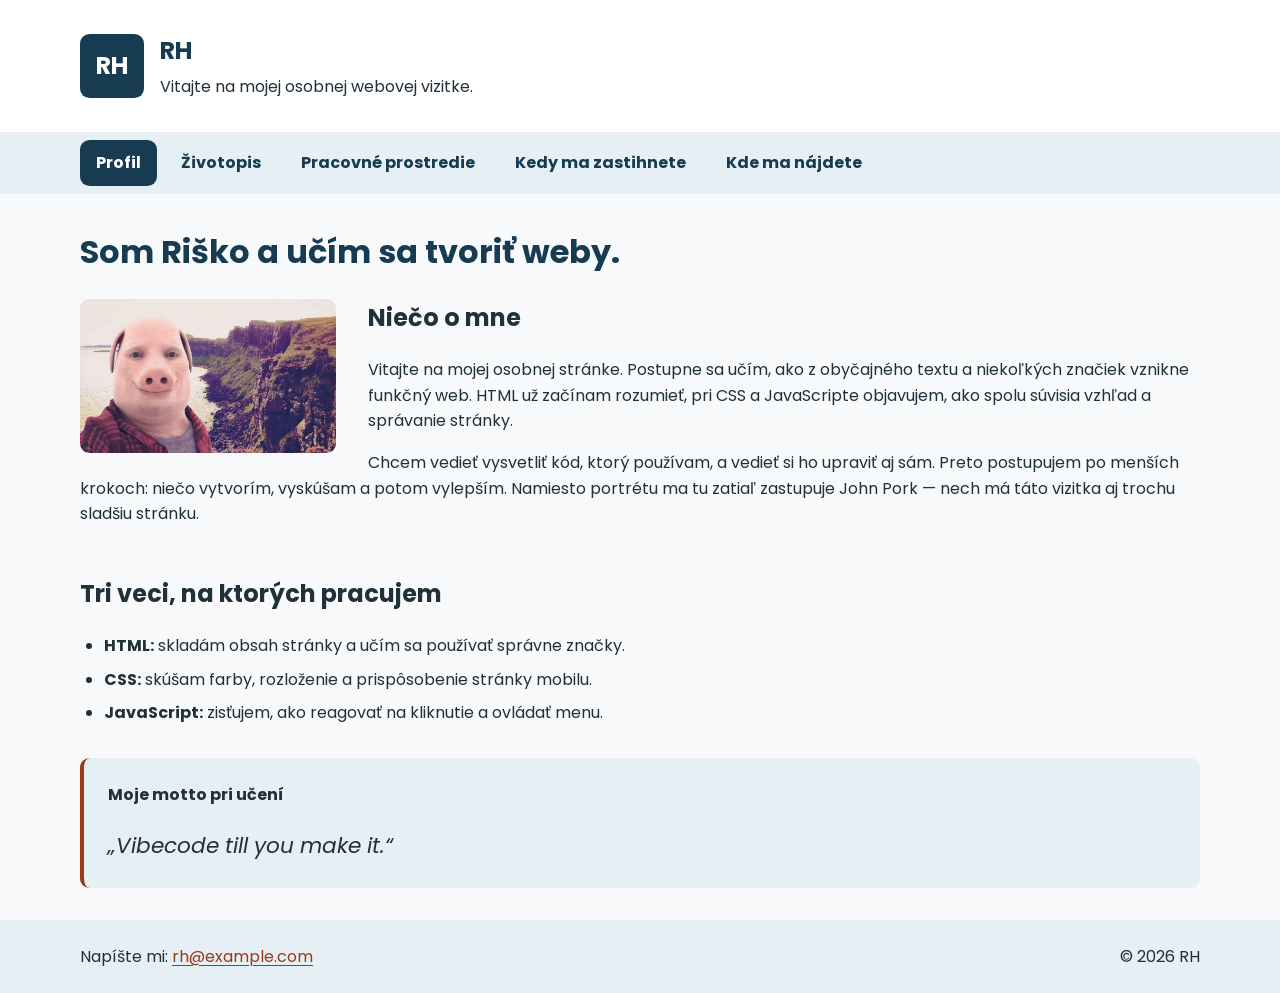
<file: html/index.html>
<!DOCTYPE html>
<html lang="sk">
<head>
    <meta charset="UTF-8">
    <meta name="viewport" content="width=device-width, initial-scale=1">
    <meta name="description" content="Som RH a učím sa tvoriť webové stránky pomocou HTML, CSS a JavaScriptu. Spoznajte môj profil a to, na čom pracujem.">
    <meta property="og:title" content="Profil | RH">
    <meta property="og:description" content="Som Riško a učím sa tvoriť weby pomocou HTML, CSS a JavaScriptu. Spoznajte moje zameranie a ciele.">
    <meta property="og:image" content="https://webte1.fei.stuba.sk/~xhelmeczy/img/John_pork_flag_oikee.png">
    <meta property="og:image:alt" content="John Pork ako môj profilový avatar">
    <meta property="og:type" content="website">
    <meta property="og:locale" content="sk_SK">
    <meta property="og:url" content="https://webte1.fei.stuba.sk/~xhelmeczy/index.html">
    <link rel="icon" href="favicon-rh.png" type="image/png" sizes="32x32">
    <title>Profil | RH</title>
    <link rel="stylesheet" href="css/styles.css">
    <script src="js/nav.js" defer></script>
</head>
<body>
    <a class="skip-link" href="#main-content">Preskočiť na obsah</a>

    <header class="site-header">
        <div class="container header-content">
            <a class="monogram" href="index.html" aria-label="RH - úvodná stránka">RH</a>
            <div>
                <p class="site-name">RH</p>
                <p class="site-slogan">Vitajte na mojej osobnej webovej vizitke.</p>
            </div>
        </div>
    </header>

    <nav class="site-nav" aria-label="Hlavná navigácia">
        <div class="container">
            <button class="menu-toggle" type="button" aria-controls="main-menu" aria-expanded="true" hidden>
                <span aria-hidden="true">☰</span> Menu
            </button>
            <ul class="nav-list" id="main-menu">
                <li><a class="nav-link" href="index.html" aria-current="page">Profil</a></li>
                <li><a class="nav-link" href="pages/cv.html">Životopis</a></li>
                <li><a class="nav-link" href="pages/workspace.html">Pracovné prostredie</a></li>
                <li><a class="nav-link" href="pages/schedule.html">Kedy ma zastihnete</a></li>
                <li><a class="nav-link" href="pages/map.html">Kde ma nájdete</a></li>
            </ul>
        </div>
    </nav>

    <main class="container page-content" id="main-content" tabindex="-1">
        <h1>Som Riško a učím sa tvoriť weby.</h1>

        <section class="profile-intro" aria-labelledby="about-heading">
            <img class="profile-image" src="img/John_pork_flag_oikee.png"
                 alt="Ilustrácia Johna Porka"
                 width="520" height="520" loading="lazy">
            <h2 id="about-heading">Niečo o mne</h2>
            <p>Vitajte na mojej osobnej stránke. Postupne sa učím, ako z obyčajného
                textu a niekoľkých značiek vznikne funkčný web. HTML už začínam rozumieť,
                pri CSS a JavaScripte objavujem, ako spolu súvisia vzhľad a správanie stránky.</p>
            <p>Chcem vedieť vysvetliť kód, ktorý používam, a vedieť si ho upraviť aj sám.
                Preto postupujem po menších krokoch: niečo vytvorím, vyskúšam a potom
                vylepším. Namiesto portrétu ma tu zatiaľ zastupuje John Pork —
                nech má táto vizitka aj trochu sladšiu stránku.</p>
        </section>

        <section class="profile-skills" aria-labelledby="skills-heading">
            <h2 id="skills-heading">Tri veci, na ktorých pracujem</h2>
            <ul>
                <li><strong>HTML:</strong> skladám obsah stránky a učím sa používať správne značky.</li>
                <li><strong>CSS:</strong> skúšam farby, rozloženie a prispôsobenie stránky mobilu.</li>
                <li><strong>JavaScript:</strong> zisťujem, ako reagovať na kliknutie a ovládať menu.</li>
            </ul>
        </section>

        <aside class="profile-motto" aria-labelledby="motto-heading">
            <h2 id="motto-heading">Moje motto pri učení</h2>
            <p>„Vibecode till you make it.“</p>
        </aside>
    </main>

    <footer class="site-footer">
        <div class="container footer-content">
            <address>
                Napíšte mi: <a href="mailto:rh@example.com">rh@example.com</a>
            </address>
            <p>© 2026 RH</p>
        </div>
    </footer>
</body>
</html>
</file>
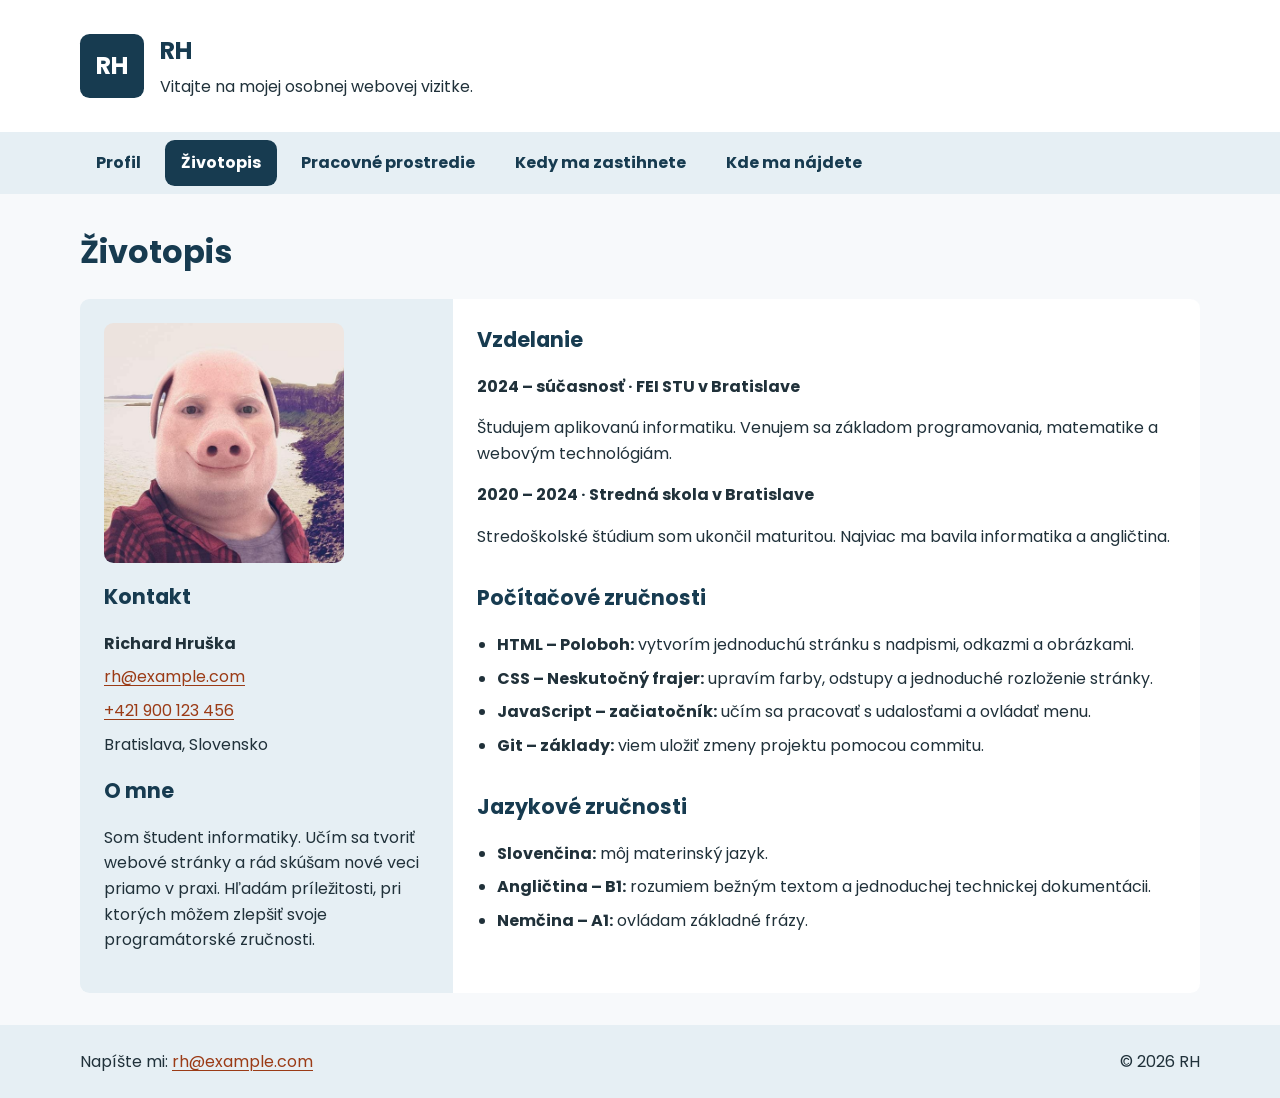
<file: html/pages/cv.html>
<!DOCTYPE html>
<html lang="sk">
<head>
    <meta charset="UTF-8">
    <meta name="viewport" content="width=device-width, initial-scale=1">
    <meta name="description" content="Moje vzdelanie a zručnosti.">
    <meta property="og:title" content="Životopis | RH">
    <meta property="og:description" content="Študujem aplikovanú informatiku na FEI STU. Pozrite si moje vzdelanie, počítačové a jazykové zručnosti.">
    <meta property="og:image" content="https://webte1.fei.stuba.sk/~xhelmeczy/img/John_pork_flag_oikee.png">
    <meta property="og:image:alt" content="John Pork ako môj profilový avatar">
    <meta property="og:type" content="website">
    <meta property="og:locale" content="sk_SK">
    <meta property="og:url" content="https://webte1.fei.stuba.sk/~xhelmeczy/pages/cv.html">
    <link rel="icon" href="../favicon-rh.png" type="image/png" sizes="32x32">
    <title>Životopis | RH</title>
    <link rel="stylesheet" href="../css/styles.css">
    <link rel="stylesheet" href="../css/print.css" media="print">
    <script src="../js/nav.js" defer></script>
</head>
<body>
    <a class="skip-link" href="#main-content">Preskočiť na obsah</a>

    <header class="site-header">
        <div class="container header-content">
            <a class="monogram" href="../index.html" aria-label="RH – úvodná stránka">RH</a>
            <div>
                <p class="site-name">RH</p>
                <p class="site-slogan">Vitajte na mojej osobnej webovej vizitke.</p>
            </div>
        </div>
    </header>

    <nav class="site-nav" aria-label="Hlavná navigácia">
        <div class="container">
            <button class="menu-toggle" type="button" aria-controls="main-menu" aria-expanded="true" hidden>
                <span aria-hidden="true">☰</span> Menu
            </button>
            <ul class="nav-list" id="main-menu">
                <li><a class="nav-link" href="../index.html">Profil</a></li>
                <li><a class="nav-link" href="../pages/cv.html" aria-current="page">Životopis</a></li>
                <li><a class="nav-link" href="../pages/workspace.html">Pracovné prostredie</a></li>
                <li><a class="nav-link" href="../pages/schedule.html">Kedy ma zastihnete</a></li>
                <li><a class="nav-link" href="../pages/map.html">Kde ma nájdete</a></li>
            </ul>
        </div>
    </nav>

    <main class="container page-content" id="main-content" tabindex="-1">
        <h1>Životopis</h1>
        <div class="cv-layout">
            <aside class="cv-sidebar" aria-labelledby="contact-heading">
                <img class="cv-image" src="../img/John_pork_flag_oikee.png"
                     alt="John Pork ako môj profilový avatar" width="240" height="240" loading="lazy">
                <h2 id="contact-heading">Kontakt</h2>
                <address>
                    <strong>Richard Hruška</strong>
                    <a href="mailto:rh@example.com">rh@example.com</a>
                    <a href="tel:+421900123456">+421 900 123 456</a>
                    <span>Bratislava, Slovensko</span>
                </address>
                <h2>O mne</h2>
                <p>Som študent informatiky. Učím sa tvoriť webové stránky a rád skúšam
                    nové veci priamo v praxi. Hľadám príležitosti, pri ktorých môžem
                    zlepšiť svoje programátorské zručnosti.</p>
            </aside>

            <div class="cv-details">
                <section aria-labelledby="education-heading">
                    <h2 id="education-heading">Vzdelanie</h2>
                    <h3>2024 – súčasnosť · FEI STU v Bratislave</h3>
                    <p>Študujem aplikovanú informatiku. Venujem sa základom programovania,
                        matematike a webovým technológiám.</p>
                    <h3>2020 – 2024 · Stredná skola v Bratislave</h3>
                    <p>Stredoškolské štúdium som ukončil maturitou. Najviac ma bavila
                        informatika a angličtina.</p>
                </section>

                <section aria-labelledby="computer-skills-heading">
                    <h2 id="computer-skills-heading">Počítačové zručnosti</h2>
                    <ul>
                        <li><strong>HTML – Poloboh:</strong> vytvorím jednoduchú stránku s nadpismi, odkazmi a obrázkami.</li>
                        <li><strong>CSS – Neskutočný frajer:</strong> upravím farby, odstupy a jednoduché rozloženie stránky.</li>
                        <li><strong>JavaScript – začiatočník:</strong> učím sa pracovať s udalosťami a ovládať menu.</li>
                        <li><strong>Git – základy:</strong> viem uložiť zmeny projektu pomocou commitu.</li>
                    </ul>
                </section>

                <section aria-labelledby="languages-heading">
                    <h2 id="languages-heading">Jazykové zručnosti</h2>
                    <ul>
                        <li><strong>Slovenčina:</strong> môj materinský jazyk.</li>
                        <li><strong>Angličtina – B1:</strong> rozumiem bežným textom a jednoduchej technickej dokumentácii.</li>
                        <li><strong>Nemčina – A1:</strong> ovládam základné frázy.</li>
                    </ul>
                </section>
            </div>
        </div>
    </main>

    <footer class="site-footer">
        <div class="container footer-content">
            <address>
                Napíšte mi: <a href="mailto:rh@example.com">rh@example.com</a>
            </address>
            <p>© 2026 RH</p>
        </div>
    </footer>
</body>
</html>
</file>
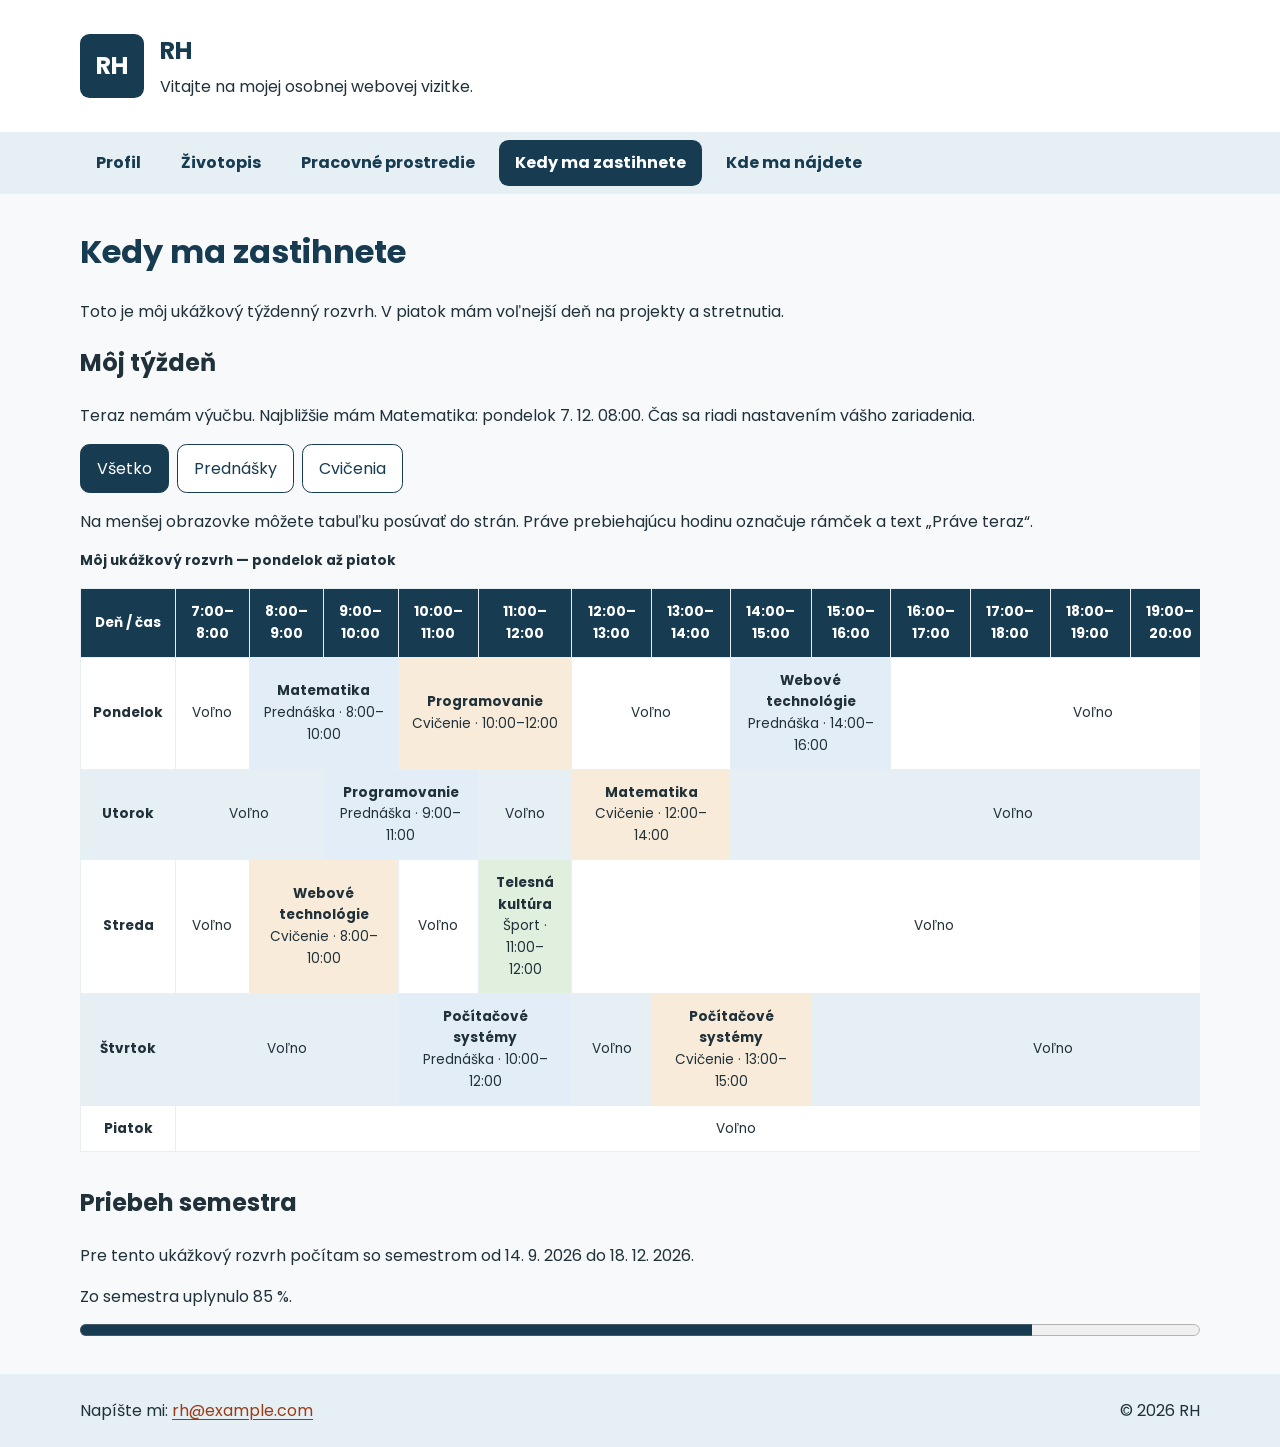
<file: html/pages/schedule.html>
<!DOCTYPE html>
<html lang="sk">
<head>
    <meta charset="UTF-8">
    <meta name="viewport" content="width=device-width, initial-scale=1">
    <meta name="description" content="Môj rozvrh a čas na stretnutie.">
    <meta property="og:title" content="Kedy ma zastihnete | RH">
    <meta property="og:description" content="Pozrite si môj týždenný rozvrh, najbližšiu výučbu a priebeh semestra. Zistite, kedy mám čas na stretnutie.">
    <meta property="og:image" content="https://webte1.fei.stuba.sk/~xhelmeczy/img/John_pork_flag_oikee.png">
    <meta property="og:image:alt" content="John Pork ako môj profilový avatar">
    <meta property="og:type" content="website">
    <meta property="og:locale" content="sk_SK">
    <meta property="og:url" content="https://webte1.fei.stuba.sk/~xhelmeczy/pages/schedule.html">
    <link rel="icon" href="../favicon-rh.png" type="image/png" sizes="32x32">
    <title>Kedy ma zastihnete | RH</title>
    <link rel="stylesheet" href="../css/styles.css">
    <script src="../js/nav.js" defer></script>
    <script src="../js/lessons.js" defer></script>
</head>
<body>
    <a class="skip-link" href="#main-content">Preskočiť na obsah</a>

    <header class="site-header">
        <div class="container header-content">
            <a class="monogram" href="../index.html" aria-label="RH – úvodná stránka">RH</a>
            <div>
                <p class="site-name">RH</p>
                <p class="site-slogan">Vitajte na mojej osobnej webovej vizitke.</p>
            </div>
        </div>
    </header>

    <nav class="site-nav" aria-label="Hlavná navigácia">
        <div class="container">
            <button class="menu-toggle" type="button" aria-controls="main-menu" aria-expanded="true" hidden>
                <span aria-hidden="true">☰</span> Menu
            </button>
            <ul class="nav-list" id="main-menu">
                <li><a class="nav-link" href="../index.html">Profil</a></li>
                <li><a class="nav-link" href="../pages/cv.html">Životopis</a></li>
                <li><a class="nav-link" href="../pages/workspace.html">Pracovné prostredie</a></li>
                <li><a class="nav-link" href="../pages/schedule.html" aria-current="page">Kedy ma zastihnete</a></li>
                <li><a class="nav-link" href="../pages/map.html">Kde ma nájdete</a></li>
            </ul>
        </div>
    </nav>

    <main class="container page-content" id="main-content" tabindex="-1">
        <h1>Kedy ma zastihnete</h1>
        <p>Toto je môj ukážkový týždenný rozvrh. V piatok mám voľnejší deň na projekty a stretnutia.</p>
        <section aria-labelledby="schedule-heading">
            <h2 id="schedule-heading">Môj týždeň</h2>
            <p id="lesson-status" role="status">Časy v tabuľke uvádzam od 7:00 do 21:00.</p>
            <div class="schedule-filters" role="group" aria-label="Filtrovať rozvrh" hidden>
                <button type="button" class="filter-button" data-filter="all" aria-pressed="true">Všetko</button>
                <button type="button" class="filter-button" data-filter="lecture" aria-pressed="false">Prednášky</button>
                <button type="button" class="filter-button" data-filter="exercise" aria-pressed="false">Cvičenia</button>
            </div>
            <p id="filter-status" role="status"></p>
            <p class="schedule-hint" id="schedule-hint">Na menšej obrazovke môžete tabuľku posúvať do strán. Práve prebiehajúcu hodinu označuje rámček a text „Práve teraz“.</p>
            <div class="schedule-scroll" role="region" aria-label="Týždenný rozvrh" aria-describedby="schedule-hint" tabindex="0">
                <table class="schedule-table">
                    <caption>Môj ukážkový rozvrh — pondelok až piatok</caption>
                    <thead>
                        <tr><th scope="col">Deň / čas</th><th scope="col">7:00–8:00</th><th scope="col">8:00–9:00</th><th scope="col">9:00–10:00</th><th scope="col">10:00–11:00</th><th scope="col">11:00–12:00</th><th scope="col">12:00–13:00</th><th scope="col">13:00–14:00</th><th scope="col">14:00–15:00</th><th scope="col">15:00–16:00</th><th scope="col">16:00–17:00</th><th scope="col">17:00–18:00</th><th scope="col">18:00–19:00</th><th scope="col">19:00–20:00</th><th scope="col">20:00–21:00</th></tr>
                    </thead>
                    <tbody>
                        <tr><th scope="row">Pondelok</th><td colspan="1" class="schedule-free">Voľno</td><td colspan="2" class="schedule-lesson" data-day="1" data-start="8" data-end="10" data-type="lecture" data-name="Matematika"><span class="lesson-content"><strong>Matematika</strong><span>Prednáška · 8:00–10:00</span></span></td><td colspan="2" class="schedule-lesson" data-day="1" data-start="10" data-end="12" data-type="exercise" data-name="Programovanie"><span class="lesson-content"><strong>Programovanie</strong><span>Cvičenie · 10:00–12:00</span></span></td><td colspan="2" class="schedule-free">Voľno</td><td colspan="2" class="schedule-lesson" data-day="1" data-start="14" data-end="16" data-type="lecture" data-name="Webové technológie"><span class="lesson-content"><strong>Webové technológie</strong><span>Prednáška · 14:00–16:00</span></span></td><td colspan="5" class="schedule-free">Voľno</td></tr>
                        <tr><th scope="row">Utorok</th><td colspan="2" class="schedule-free">Voľno</td><td colspan="2" class="schedule-lesson" data-day="2" data-start="9" data-end="11" data-type="lecture" data-name="Programovanie"><span class="lesson-content"><strong>Programovanie</strong><span>Prednáška · 9:00–11:00</span></span></td><td colspan="1" class="schedule-free">Voľno</td><td colspan="2" class="schedule-lesson" data-day="2" data-start="12" data-end="14" data-type="exercise" data-name="Matematika"><span class="lesson-content"><strong>Matematika</strong><span>Cvičenie · 12:00–14:00</span></span></td><td colspan="7" class="schedule-free">Voľno</td></tr>
                        <tr><th scope="row">Streda</th><td colspan="1" class="schedule-free">Voľno</td><td colspan="2" class="schedule-lesson" data-day="3" data-start="8" data-end="10" data-type="exercise" data-name="Webové technológie"><span class="lesson-content"><strong>Webové technológie</strong><span>Cvičenie · 8:00–10:00</span></span></td><td colspan="1" class="schedule-free">Voľno</td><td colspan="1" class="schedule-lesson" data-day="3" data-start="11" data-end="12" data-type="sport" data-name="Telesná kultúra"><span class="lesson-content"><strong>Telesná kultúra</strong><span>Šport · 11:00–12:00</span></span></td><td colspan="9" class="schedule-free">Voľno</td></tr>
                        <tr><th scope="row">Štvrtok</th><td colspan="3" class="schedule-free">Voľno</td><td colspan="2" class="schedule-lesson" data-day="4" data-start="10" data-end="12" data-type="lecture" data-name="Počítačové systémy"><span class="lesson-content"><strong>Počítačové systémy</strong><span>Prednáška · 10:00–12:00</span></span></td><td colspan="1" class="schedule-free">Voľno</td><td colspan="2" class="schedule-lesson" data-day="4" data-start="13" data-end="15" data-type="exercise" data-name="Počítačové systémy"><span class="lesson-content"><strong>Počítačové systémy</strong><span>Cvičenie · 13:00–15:00</span></span></td><td colspan="6" class="schedule-free">Voľno</td></tr>
                        <tr><th scope="row">Piatok</th><td colspan="14" class="schedule-free">Voľno</td></tr>
                    </tbody>
                </table>
            </div>
        </section>
        <section class="semester-section" aria-labelledby="semester-heading">
            <h2 id="semester-heading">Priebeh semestra</h2>
            <p>Pre tento ukážkový rozvrh počítam so semestrom od <time datetime="2026-09-14">14. 9. 2026</time>
                do <time datetime="2026-12-18">18. 12. 2026</time>.</p>
            <div id="semester-progress-container" hidden>
                <label for="semester-progress" id="semester-label">Uplynutá časť semestra</label>
                <progress id="semester-progress" max="100" value="0">0 %</progress>
            </div>
            <noscript><p>Na aktuálny stav výučby, filtre a výpočet priebehu semestra potrebujete zapnutý JavaScript.</p></noscript>
        </section>
    </main>

    <footer class="site-footer">
        <div class="container footer-content">
            <address>
                Napíšte mi: <a href="mailto:rh@example.com">rh@example.com</a>
            </address>
            <p>© 2026 RH</p>
        </div>
    </footer>
</body>
</html>
</file>
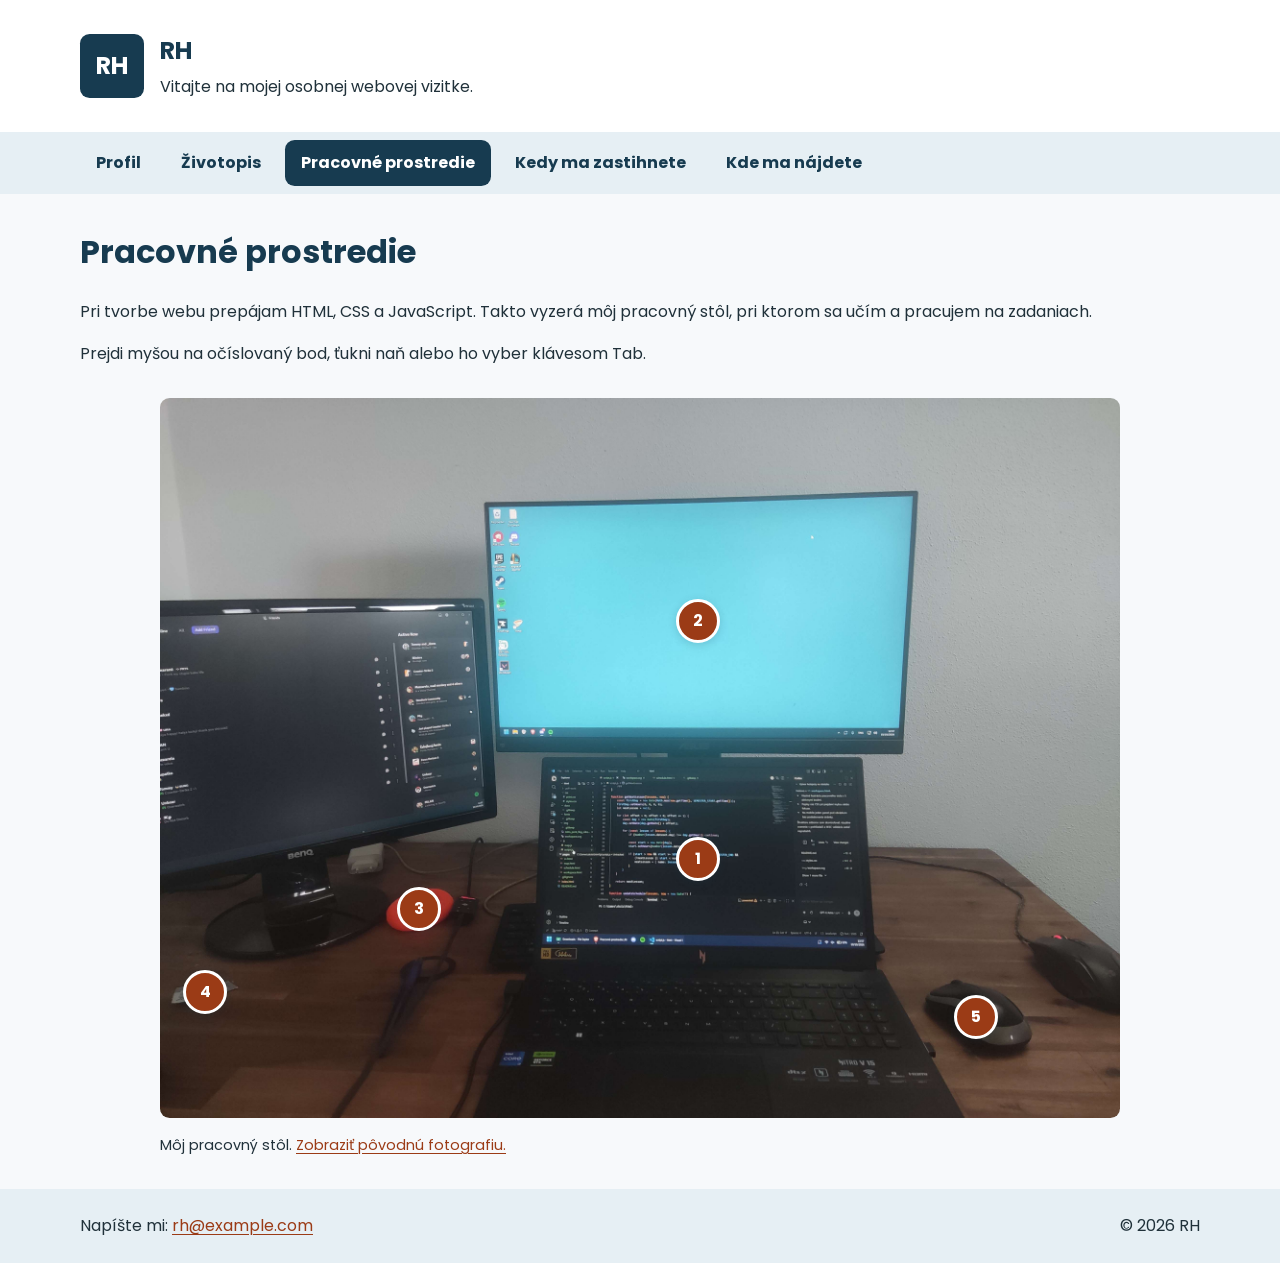
<file: html/pages/workspace.html>
<!DOCTYPE html>
<html lang="sk">
<head>
    <meta charset="UTF-8">
    <meta name="viewport" content="width=device-width, initial-scale=1">
    <meta name="description" content="Ako a kde pracujem.">
    <meta property="og:title" content="Pracovné prostredie | RH">
    <meta property="og:description" content="Pozrite si môj pracovný stôl a preskúmajte vybavenie, ktoré používam pri učení a tvorbe webov.">
    <meta property="og:image" content="https://webte1.fei.stuba.sk/~xhelmeczy/img/John_pork_flag_oikee.png">
    <meta property="og:image:alt" content="John Pork ako môj profilový avatar">
    <meta property="og:type" content="website">
    <meta property="og:locale" content="sk_SK">
    <meta property="og:url" content="https://webte1.fei.stuba.sk/~xhelmeczy/pages/workspace.html">
    <link rel="icon" href="../favicon-rh.png" type="image/png" sizes="32x32">
    <title>Pracovné prostredie | RH</title>
    <link rel="stylesheet" href="../css/styles.css">
    <script src="../js/nav.js" defer></script>
</head>
<body>
    <a class="skip-link" href="#main-content">Preskočiť na obsah</a>

    <header class="site-header">
        <div class="container header-content">
            <a class="monogram" href="../index.html" aria-label="RH – úvodná stránka">RH</a>
            <div>
                <p class="site-name">RH</p>
                <p class="site-slogan">Vitajte na mojej osobnej webovej vizitke.</p>
            </div>
        </div>
    </header>

    <nav class="site-nav" aria-label="Hlavná navigácia">
        <div class="container">
            <button class="menu-toggle" type="button" aria-controls="main-menu" aria-expanded="true" hidden>
                <span aria-hidden="true">☰</span> Menu
            </button>
            <ul class="nav-list" id="main-menu">
                <li><a class="nav-link" href="../index.html">Profil</a></li>
                <li><a class="nav-link" href="../pages/cv.html">Životopis</a></li>
                <li><a class="nav-link" href="../pages/workspace.html" aria-current="page">Pracovné prostredie</a></li>
                <li><a class="nav-link" href="../pages/schedule.html">Kedy ma zastihnete</a></li>
                <li><a class="nav-link" href="../pages/map.html">Kde ma nájdete</a></li>
            </ul>
        </div>
    </nav>

    <main class="container page-content" id="main-content" tabindex="-1">
        <h1>Pracovné prostredie</h1>
        <p>Pri tvorbe webu prepájam HTML, CSS a JavaScript. Takto vyzerá môj pracovný stôl, pri ktorom sa učím a pracujem na zadaniach.</p>
        <p id="hotspot-help">Prejdi myšou na očíslovaný bod, ťukni naň alebo ho vyber klávesom Tab.</p>
        <figure class="workspace-figure" aria-describedby="hotspot-help">
            <div class="hotspot-image">
                <img src="../img/workspace.jpg" alt="Môj pracovný stôl s notebookom, dvoma monitormi, oranžovým krúžkom na stláčanie, liekmi na alergiu a myšami." width="4000" height="3000">
                <div class="hotspot hotspot--left" style="--x: 56%; --y: 64%">
                    <button class="hotspot__dot" type="button" aria-label="1. Notebook – HTML, CSS a JavaScript" aria-describedby="laptop-panel">1</button>
                    <div class="hotspot__panel" id="laptop-panel"><h2>Notebook – HTML, CSS a JavaScript</h2><p>Na notebooku píšem kód vo Visual Studio Code. Učím sa tu HTML, CSS a JavaScript a postupne skladám tento web.</p></div>
                </div>
                <div class="hotspot hotspot--left" style="--x: 56%; --y: 31%">
                    <button class="hotspot__dot" type="button" aria-label="2. Monitor" aria-describedby="monitor-panel">2</button>
                    <div class="hotspot__panel" id="monitor-panel"><h2>Monitor</h2><p>K notebooku mám pripojený veľký monitor. Vďaka ďalšej obrazovke mám viac priestoru pri práci na webe.</p></div>
                </div>
                <div class="hotspot" style="--x: 27%; --y: 71%">
                    <button class="hotspot__dot" type="button" aria-label="3. Pomôcka na stláčanie" aria-describedby="grip-panel">3</button>
                    <div class="hotspot__panel" id="grip-panel"><h2>Pomôcka na stláčanie</h2><p>Na stole mám aj oranžový krúžok na stláčanie. Je to malá pomôcka, ktorú mám pri práci poruke.</p></div>
                </div>
                <div class="hotspot" style="--x: 4.7%; --y: 82.5%">
                    <button class="hotspot__dot" type="button" aria-label="4. Lieky na alergiu" aria-describedby="allergy-panel">4</button>
                    <div class="hotspot__panel" id="allergy-panel"><h2>Lieky na alergiu</h2><p>Na ľavej strane stola mám položené aj svoje lieky na alergiu. Aj takéto drobnosti patria k môjmu pracovnému prostrediu.</p></div>
                </div>
                <div class="hotspot hotspot--left" style="--x: 85%; --y: 86%">
                    <button class="hotspot__dot" type="button" aria-label="5. Myš" aria-describedby="mouse-panel">5</button>
                    <div class="hotspot__panel" id="mouse-panel"><h2>Myš</h2><p>Vedľa notebooku mám myš na ovládanie počítača. Pri tvorbe webu však skúšam aj ovládanie klávesnicou.</p></div>
                </div>
            </div>
            <figcaption>Môj pracovný stôl. <a href="../img/workspace.jpg">Zobraziť pôvodnú fotografiu.</a></figcaption>
        </figure>
    </main>

    <footer class="site-footer">
        <div class="container footer-content">
            <address>
                Napíšte mi: <a href="mailto:rh@example.com">rh@example.com</a>
            </address>
            <p>© 2026 RH</p>
        </div>
    </footer>
</body>
</html>
</file>
<file: html/css/styles.css>
/* Local Poppins: basic Latin and extended Latin for Slovak characters. */
@font-face {
    font-family: 'Poppins';
    src: url('../fonts/poppins-latin-400-normal.woff2') format('woff2');
    font-style: normal;
    font-weight: 400;
    font-display: swap;
    unicode-range: U+0000-00FF, U+2000-206F, U+20AC, U+2122, U+2191, U+2193, U+2212, U+2215, U+FEFF, U+FFFD;
}

@font-face {
    font-family: 'Poppins';
    src: url('../fonts/poppins-latin-ext-400-normal.woff2') format('woff2');
    font-style: normal;
    font-weight: 400;
    font-display: swap;
    unicode-range: U+0100-02FF, U+0304, U+0308, U+0329, U+1D00-1DBF, U+1E00-1E9F, U+1EF2-1EFF, U+2020, U+20A0-20AB, U+20AD-20C0, U+2113, U+2C60-2C7F, U+A720-A7FF;
}

@font-face {
    font-family: 'Poppins';
    src: url('../fonts/poppins-latin-700-normal.woff2') format('woff2');
    font-style: normal;
    font-weight: 700;
    font-display: swap;
    unicode-range: U+0000-00FF, U+2000-206F, U+20AC, U+2122, U+2191, U+2193, U+2212, U+2215, U+FEFF, U+FFFD;
}

@font-face {
    font-family: 'Poppins';
    src: url('../fonts/poppins-latin-ext-700-normal.woff2') format('woff2');
    font-style: normal;
    font-weight: 700;
    font-display: swap;
    unicode-range: U+0100-02FF, U+0304, U+0308, U+0329, U+1D00-1DBF, U+1E00-1E9F, U+1EF2-1EFF, U+2020, U+20A0-20AB, U+20AD-20C0, U+2113, U+2C60-2C7F, U+A720-A7FF;
}

@font-face {
    font-family: 'Poppins';
    src: url('../fonts/poppins-latin-400-italic.woff2') format('woff2');
    font-style: italic;
    font-weight: 400;
    font-display: swap;
    unicode-range: U+0000-00FF, U+2000-206F, U+20AC, U+2122, U+2191, U+2193, U+2212, U+2215, U+FEFF, U+FFFD;
}

@font-face {
    font-family: 'Poppins';
    src: url('../fonts/poppins-latin-ext-400-italic.woff2') format('woff2');
    font-style: italic;
    font-weight: 400;
    font-display: swap;
    unicode-range: U+0100-02FF, U+0304, U+0308, U+0329, U+1D00-1DBF, U+1E00-1E9F, U+1EF2-1EFF, U+2020, U+20A0-20AB, U+20AD-20C0, U+2113, U+2C60-2C7F, U+A720-A7FF;
}

:root {
    --color-brand: #173b50;
    --color-brand-light: #e6eff4;
    --color-accent: #9b3b16;
    --color-text: #20313a;
    --color-background: #f7f9fb;
    --color-surface: #ffffff;
    --color-lecture: #e2edf8;
    --color-exercise: #f8ebd9;
    --color-sport: #e1efdf;
    --radius: 0.6rem;
    --space: 1rem;
    --color-shadow: rgb(23 59 80 / 0.18);
    --dot-size: 2.75rem;
}

* {
    box-sizing: border-box;
}

body {
    margin: 0;
    min-height: 100vh;
    display: flex;
    flex-direction: column;
    font-family: 'Poppins', sans-serif;
    line-height: 1.6;
    color: var(--color-text);
    background: var(--color-background);
}

a {
    color: var(--color-accent);
    text-underline-offset: 0.2em;
}

a:hover {
    text-decoration-thickness: 0.15em;
}

:focus-visible {
    outline: 3px solid var(--color-accent);
    outline-offset: 4px;
}

.container {
    width: min(100% - 2 * var(--space), 70rem);
    margin-inline: auto;
}

.site-header {
    padding-block: calc(2 * var(--space));
    background: var(--color-surface);
}

.header-content {
    display: flex;
    align-items: center;
    gap: var(--space);
}

.monogram {
    display: grid;
    place-items: center;
    flex-shrink: 0;
    width: 4rem;
    height: 4rem;
    border-radius: var(--radius);
    color: var(--color-surface);
    background: var(--color-brand);
    font-size: 1.5rem;
    font-weight: bold;
    text-decoration: none;
}

.site-name {
    margin: 0;
    color: var(--color-brand);
    font-size: 1.5rem;
    font-weight: bold;
}

.site-slogan {
    margin: 0.25rem 0 0;
}

.site-nav {
    padding-block: calc(var(--space) / 2);
    background: var(--color-brand-light);
}

.nav-list {
    display: flex;
    flex-wrap: wrap;
    gap: calc(var(--space) / 2);
    margin: 0;
    padding: 0;
    list-style: none;
}

.nav-link,
.menu-toggle {
    display: block;
    padding: 0.65rem var(--space);
    border-radius: var(--radius);
    color: var(--color-brand);
    font-weight: bold;
    text-decoration: none;
}

.nav-link:hover {
    background: var(--color-surface);
}

.nav-link[aria-current="page"],
.filter-button[aria-pressed="true"] {
    color: var(--color-surface);
    background: var(--color-brand);
}

.menu-toggle {
    display: none;
    border: 1px solid currentColor;
    font: inherit;
    background: var(--color-surface);
    cursor: pointer;
}

.page-content {
    flex: 1;
    padding-block: calc(2 * var(--space));
}

h1 {
    margin-top: 0;
    color: var(--color-brand);
}

.site-footer {
    padding-block: calc(1.5 * var(--space));
    background: var(--color-brand-light);
}

.footer-content {
    display: flex;
    flex-wrap: wrap;
    justify-content: space-between;
    align-items: center;
    gap: var(--space);
}

.site-footer address {
    font-style: normal;
    overflow-wrap: anywhere;
}

.site-footer p {
    margin: 0;
}

.skip-link {
    position: absolute;
    left: var(--space);
    top: var(--space);
    padding: var(--space);
    transform: translateY(-200%);
    background: var(--color-surface);
}

.skip-link:focus {
    transform: translateY(0);
}

.profile-intro {
    display: flow-root;
}

.profile-intro h2 {
    margin-top: 0;
}

.profile-image {
    float: left;
    width: min(40%, 16rem);
    height: auto;
    margin: 0 calc(2 * var(--space)) var(--space) 0;
    border-radius: var(--radius);
}

.profile-skills {
    margin-block: calc(2 * var(--space));
}

.profile-skills ul {
    padding-left: calc(1.5 * var(--space));
}

.profile-skills li + li {
    margin-top: calc(var(--space) / 2);
}

.profile-motto {
    padding: calc(1.5 * var(--space));
    border-left: 4px solid var(--color-accent);
    border-radius: var(--radius);
    background: var(--color-brand-light);
}

.profile-motto h2 {
    margin-top: 0;
    font-size: 1rem;
}

.profile-motto p {
    margin-bottom: 0;
    font-size: 1.35rem;
    font-style: italic;
}

.cv-layout {
    display: grid;
    grid-template-columns: minmax(0, 1fr) minmax(0, 2fr);
    border-radius: var(--radius);
    overflow: hidden;
}

.cv-sidebar,
.cv-details {
    min-width: 0;
    padding: calc(1.5 * var(--space));
}

.cv-sidebar {
    background: var(--color-brand-light);
}

.cv-details {
    background: var(--color-surface);
}

.cv-image {
    display: block;
    width: 100%;
    max-width: 15rem;
    height: auto;
    aspect-ratio: 1;
    object-fit: cover;
    object-position: left;
    border-radius: var(--radius);
}

.cv-sidebar address {
    display: flex;
    flex-direction: column;
    gap: calc(var(--space) / 2);
    font-style: normal;
    overflow-wrap: anywhere;
}

.cv-layout h2 {
    color: var(--color-brand);
    font-size: 1.3rem;
}

.cv-details h2 {
    margin-top: 0;
}

.cv-details h3 {
    font-size: 1rem;
    margin-bottom: calc(var(--space) / 2);
}

.cv-details section + section {
    margin-top: calc(2 * var(--space));
}

.cv-details ul {
    padding-left: calc(1.25 * var(--space));
}

.cv-details li + li {
    margin-top: calc(var(--space) / 2);
}

.schedule-filters {
    display: flex;
    flex-wrap: wrap;
    gap: calc(var(--space) / 2);
}

.schedule-filters[hidden] {
    display: none;
}

.filter-button {
    border: 1px solid var(--color-brand);
    border-radius: var(--radius);
    padding: 0.65rem var(--space);
    font: inherit;
    color: var(--color-brand);
    background: var(--color-surface);
    cursor: pointer;
}

.filter-button:hover {
    text-decoration: underline;
}

.schedule-scroll {
    overflow-x: auto;
    margin-block: var(--space);
}

.schedule-table {
    width: 100%;
    min-width: 76rem;
    border-collapse: collapse;
    font-size: 0.85rem;
}

.schedule-table caption {
    text-align: left;
    padding-bottom: var(--space);
    font-weight: bold;
}

.schedule-table th,
.schedule-table td {
    border: 1px solid var(--color-brand-light);
    padding: 0.75rem;
    text-align: center;
}

.schedule-table thead {
    color: var(--color-surface);
    background: var(--color-brand);
}

.schedule-table tbody tr:nth-of-type(odd) {
    background: var(--color-surface);
}

.schedule-table tbody tr:nth-of-type(even) {
    background: var(--color-brand-light);
}

.schedule-lesson[data-type="lecture"] {
    background: var(--color-lecture);
}

.schedule-lesson[data-type="exercise"] {
    background: var(--color-exercise);
}

.schedule-lesson[data-type="sport"] {
    background: var(--color-sport);
}

.lesson-content,
.lesson-content span {
    display: block;
}

.schedule-lesson.is-current {
    outline: 3px solid var(--color-accent);
    outline-offset: -3px;
}

.schedule-lesson.is-current .lesson-content::after {
    content: "Práve teraz";
    display: block;
    font-weight: bold;
}

.schedule-table .schedule-lesson.is-filtered {
    background: transparent;
    outline: none;
}

.is-filtered .lesson-content {
    visibility: hidden;
}

.semester-section {
    margin-top: calc(2 * var(--space));
}

#semester-progress {
    display: block;
    width: 100%;
    height: 1.5rem;
    margin-top: calc(var(--space) / 2);
    accent-color: var(--color-brand);
}

.weather-panel {
    padding: var(--space) calc(1.5 * var(--space));
    margin-bottom: calc(2 * var(--space));
    border-radius: var(--radius);
    background: var(--color-brand-light);
}

#map {
    height: 440px;
    width: 100%;
    border: 1px solid var(--color-brand);
    border-radius: var(--radius);
    isolation: isolate;
    background: var(--color-brand-light);
}

.map-controls {
    display: grid;
    grid-template-columns: repeat(2, minmax(0, 1fr));
    gap: calc(2 * var(--space));
    margin-top: calc(1.5 * var(--space));
}

.map-controls fieldset {
    min-width: 0;
    margin: 0;
    padding: var(--space);
    border: 1px solid var(--color-brand);
    border-radius: var(--radius);
}

.map-controls legend {
    font-weight: bold;
    padding-inline: calc(var(--space) / 2);
}

.map-controls label {
    display: block;
    margin-bottom: calc(var(--space) / 4);
}

.map-controls input,
.map-controls select {
    width: 100%;
    min-width: 0;
    margin-bottom: var(--space);
    padding: 0.6rem;
    border: 1px solid var(--color-brand);
    border-radius: var(--radius);
    font: inherit;
    color: var(--color-text);
    background: var(--color-surface);
}

.coordinate-fields {
    display: grid;
    grid-template-columns: repeat(2, minmax(0, 1fr));
    gap: var(--space);
}

.map-button {
    padding: 0.65rem var(--space);
    border: 1px solid var(--color-brand);
    border-radius: var(--radius);
    font: inherit;
    color: var(--color-surface);
    background: var(--color-brand);
    cursor: pointer;
}

.map-button:hover {
    text-decoration: underline;
}

.map-button:disabled,
fieldset:disabled .map-button {
    opacity: 0.6;
    cursor: not-allowed;
}

.map-marker {
    display: grid;
    place-items: center;
    border: 2px solid var(--color-surface);
    border-radius: 50%;
    color: var(--color-surface);
    background: var(--color-brand);
    font-weight: bold;
    font-size: 15px;
}

.map-marker-home {
    background: var(--color-accent);
}

.map-marker-point {
    color: var(--color-brand);
    background: var(--color-brand-light);
    border-color: var(--color-brand);
}

#map .leaflet-popup-content {
    overflow-wrap: anywhere;
}

.map-popup-title {
    display: block;
    margin-bottom: 0.4rem;
}

.workspace-figure {
    max-width: 60rem;
    margin: calc(2 * var(--space)) auto 0;
}

.hotspot-image {
    position: relative;
    isolation: isolate;
}

.hotspot-image > img {
    display: block;
    width: 100%;
    height: auto;
    border-radius: var(--radius);
}

.hotspot {
    position: absolute;
    left: var(--x);
    top: var(--y);
    width: var(--dot-size);
    height: var(--dot-size);
    transform: translate(-50%, -50%);
}

.hotspot__dot {
    width: 100%;
    height: 100%;
    padding: 0;
    border: 3px solid var(--color-surface);
    border-radius: 50%;
    color: var(--color-surface);
    background: var(--color-accent);
    box-shadow: 0 2px 8px var(--color-shadow);
    font: bold 1rem/1 'Poppins', sans-serif;
    cursor: pointer;
}

.hotspot:hover,
.hotspot:focus-within {
    z-index: 10;
}

.hotspot:hover .hotspot__dot,
.hotspot:focus-within .hotspot__dot {
    background: var(--color-brand);
}

.hotspot__panel {
    position: absolute;
    top: 100%;
    left: 0;
    width: 17rem;
    padding: var(--space);
    border-left: 4px solid var(--color-accent);
    border-radius: var(--radius);
    background: var(--color-surface);
    box-shadow: 0 0.5rem 1.5rem var(--color-shadow);
    opacity: 0;
    visibility: hidden;
    transition: opacity 0.2s, visibility 0.2s;
}

.hotspot__panel h2 {
    margin: 0 0 0.4rem;
    color: var(--color-brand);
    font-size: 1.1rem;
}

.hotspot__panel p {
    margin: 0;
}

.hotspot--left .hotspot__panel {
    left: auto;
    right: 0;
}

.hotspot:hover .hotspot__panel,
.hotspot:focus-within .hotspot__panel {
    opacity: 1;
    visibility: visible;
}

.workspace-figure figcaption {
    margin-top: var(--space);
    font-size: 0.9rem;
}

@media (max-width: 768px) {
    .hotspot-image {
        margin-bottom: 13rem;
    }

    .hotspot {
        position: static;
        width: auto;
        height: 0;
        transform: none;
    }

    .hotspot__dot {
        position: absolute;
        left: var(--x);
        top: var(--y);
        width: var(--dot-size);
        height: var(--dot-size);
        transform: translate(-50%, -50%);
    }

    .hotspot-image .hotspot__panel {
        top: calc(100% + 1rem);
        left: 0;
        right: 0;
        width: auto;
        height: 11rem;
        overflow: auto;
        transition: none;
    }

    /* Show a default panel; hover takes priority over keyboard focus. */
    .hotspot-image:not(:has(.hotspot:hover, .hotspot:focus-within)) .hotspot:first-of-type .hotspot__panel {
        opacity: 1;
        visibility: visible;
    }

    .hotspot-image:has(.hotspot:hover) .hotspot:not(:hover) .hotspot__panel {
        opacity: 0;
        visibility: hidden;
    }
}

@media (prefers-reduced-motion: reduce) {
    .hotspot__panel {
        transition: none;
    }
}

@media (max-width: 640px) {
    .map-controls,
    .coordinate-fields {
        grid-template-columns: 1fr;
    }

    #map {
        height: 350px;
    }

    .schedule-table {
        font-size: 0.75rem;
    }

    .cv-layout {
        grid-template-columns: 1fr;
    }
}

@media (max-width: 480px) {
    .profile-image {
        float: none;
        display: block;
        width: min(100%, 16rem);
        margin: 0 auto calc(1.5 * var(--space));
    }
}

@media (max-width: 820px) {
    .site-header {
        padding-block: var(--space);
    }

    .nav-list {
        flex-direction: column;
    }

    .menu-toggle:not([hidden]) {
        display: block;
    }

    .menu-toggle[aria-expanded="false"] + .nav-list {
        display: none;
    }

    .menu-toggle[aria-expanded="true"] + .nav-list {
        margin-top: calc(var(--space) / 2);
    }
}
</file>
<file: html/css/print.css>
@media print {
    @page {
        size: A4;
        margin: 12mm;
    }

    :root {
        --color-text: #000000;
        --color-brand: #000000;
        --color-accent: #000000;
        --color-background: #ffffff;
        --color-brand-light: #ffffff;
        --color-surface: #ffffff;
    }

    body {
        display: block;
        min-height: auto;
        font-size: 10pt;
        line-height: 1.4;
    }

    .site-header,
    .site-nav,
    .site-footer,
    .skip-link {
        display: none;
    }

    .page-content {
        width: 100%;
        max-width: none;
        margin: 0;
        padding: 0;
    }

    h1 {
        margin: 0 0 6mm;
        font-size: 20pt;
    }

    .cv-layout {
        grid-template-columns: minmax(0, 1fr) minmax(0, 2fr);
        gap: 8mm;
        overflow: visible;
        border-radius: 0;
    }

    .cv-sidebar,
    .cv-details {
        padding: 0;
    }

    .cv-image {
        max-width: 35mm;
    }

    .cv-layout h2 {
        font-size: 13pt;
    }

    .cv-layout h3 {
        font-size: 10pt;
    }

    .cv-details section + section {
        margin-top: 6mm;
    }

    .cv-layout section,
    .cv-sidebar address {
        break-inside: avoid;
    }

    a {
        text-decoration: none;
    }
}
</file>
